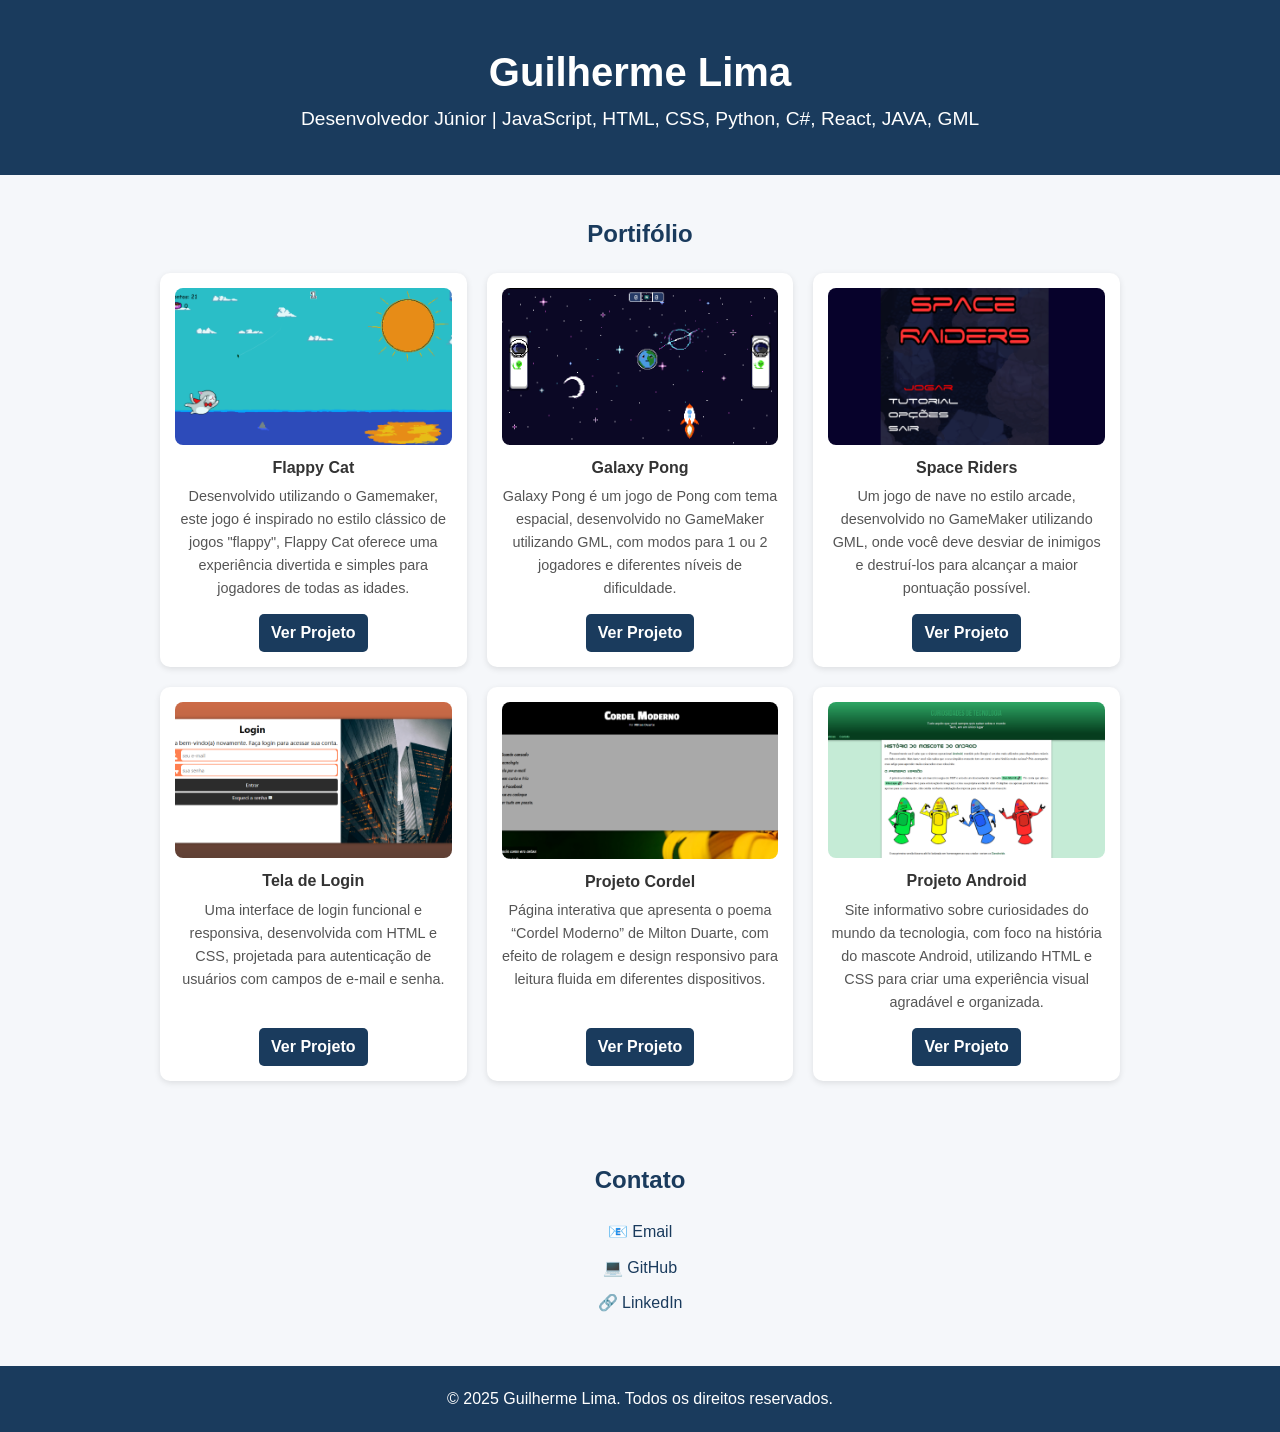
<file: index.html>
<!DOCTYPE html>
<html lang="pt-BR">
  <head>
    <meta charset="UTF-8" />
    <meta name="viewport" content="width=device-width, initial-scale=1" />
    <title>Portfólio - Guilherme Lima</title>
    <link rel="stylesheet" href="style.css" />
  </head>
  <body>
    <header>
      <h1>Guilherme Lima</h1>
      <p>
        Desenvolvedor Júnior | JavaScript, HTML, CSS, Python, C#, React, JAVA,
        GML
      </p>
    </header>

    <section id="portifolio">
      <h2>Portifólio</h2>
      <div class="projetos">
        <div class="projeto-card fade-slide">
          <img src="imagens/image.png" alt="Flappy Cat" />
          <h4>Flappy Cat</h4>
          <p>
            Desenvolvido utilizando o Gamemaker, este jogo é inspirado no estilo
            clássico de jogos "flappy", Flappy Cat oferece uma experiência
            divertida e simples para jogadores de todas as idades.
          </p>
          <a href="https://limaadev.itch.io/flappy-cat" target="_blank"
            >Ver Projeto</a
          >
        </div>

        <div class="projeto-card fade-slide">
          <img src="imagens/image2.png" alt="Galaxy Pong" />
          <h4>Galaxy Pong</h4>
          <p>
            Galaxy Pong é um jogo de Pong com tema espacial, desenvolvido no
            GameMaker utilizando GML, com modos para 1 ou 2 jogadores e
            diferentes níveis de dificuldade.
          </p>
          <a href="https://limaadev.itch.io/galaxy-pong" target="_blank"
            >Ver Projeto</a
          >
        </div>

        <div class="projeto-card fade-slide">
          <img src="imagens/image3.png" alt="Space Riders" class="img-space-riders" />
          <h4>Space Riders</h4>
          <p>
            Um jogo de nave no estilo arcade, desenvolvido no GameMaker
            utilizando GML, onde você deve desviar de inimigos e destruí-los
            para alcançar a maior pontuação possível.
          </p>
          <a href="https://limaadev.itch.io/spaceraiders" target="_blank"
            >Ver Projeto</a
          >
        </div>

        <div class="projeto-card fade-slide">
    <img src="imagens/tela-de-login.png" alt="Tela de Login" />
    <h4>Tela de Login</h4>
    <p>
      Uma interface de login funcional e responsiva, desenvolvida com HTML e CSS, projetada para autenticação de usuários com campos de e-mail e senha.
    </p>
    <a href="https://guilhermeelimaa.github.io/projeto-tela-de-login/" target="_blank">Ver Projeto</a>
  </div>

  <div class="projeto-card fade-slide">
    <img src="imagens/cordel.png" alt="Projeto Cordel" />
    <h4>Projeto  Cordel</h4>
    <p>
      Página interativa que apresenta o poema “Cordel Moderno” de Milton Duarte, com efeito de rolagem e design responsivo para leitura fluida em diferentes dispositivos.
    </p>
    <a href="https://guilhermeelimaa.github.io/projeto-cordel/" target="_blank">Ver Projeto</a>
  </div>

  <div class="projeto-card fade-slide">
    <img src="imagens/android.png" alt="Projeto Android" />
    <h4>Projeto Android</h4>
    <p>
      Site informativo sobre curiosidades do mundo da tecnologia, com foco na história do mascote Android, utilizando HTML e CSS para criar uma experiência visual agradável e organizada.
    </p>
    <a href="https://guilhermeelimaa.github.io/projeto-android/" target="_blank">Ver Projeto</a>
  </div>
</div>

      </div>
    </section>

    <section id="contato">
      <h2>Contato</h2>
      <ul>
        <li><a href="mailto:65guilhermelima@gmail.com">📧 Email</a></li>
        <li>
          <a href="https://github.com/guilhermeelimaa" target="_blank"
            >💻 GitHub</a
          >
        </li>
        <li>
          <a
            href="https://www.linkedin.com/in/guilhermee-limaa/"
            target="_blank"
            >🔗 LinkedIn</a
          >
        </li>
      </ul>
    </section>

    <footer>
      <p>© 2025 Guilherme Lima. Todos os direitos reservados.</p>
    </footer>

    <script src="script.js"></script>
  </body>
</html>
</file>
<file: style.css>
* {
  margin: 0;
  padding: 0;
  box-sizing: border-box;
}

/* IMPORTANTE: deixa o body com flex vertical para empurrar footer pro fim */
html,
body {
  height: 100%;
  display: flex;
  flex-direction: column;
}

body {
  font-family: Arial, sans-serif;
  background: #f5f7fa;
  color: #333;
  line-height: 1.6;
  flex-grow: 1;
}

header {
  background: #1a3b5d;
  color: white;
  text-align: center;
  padding: 40px 20px;
}

header h1 {
  font-size: 2.5rem;
}

header p {
  font-size: 1.2rem;
}

section {
  padding: 40px 20px;
  max-width: 1000px;
  margin: auto;
  flex-grow: 1;
}

h2 {
  text-align: center;
  margin-bottom: 20px;
  color: #1a3b5d;
}

.projetos {
  display: grid;
  grid-template-columns: repeat(auto-fit, minmax(250px, 1fr));
  gap: 20px;
}

.projeto-card {
  background: white;
  padding: 15px;
  border-radius: 10px;
  text-align: center;
  box-shadow: 0 2px 6px rgba(0, 0, 0, 0.1);
  transition: transform 0.3s ease, box-shadow 0.3s ease;
  display: flex;
  flex-direction: column;
  height: 100%;
}

.projeto-card img {
  max-width: 100%;
  border-radius: 8px;
  margin-bottom: 10px;
}

.projeto-card h4 {
  margin-bottom: 5px;
}

.projeto-card p {
  font-size: 0.9rem;
  color: #555;
  margin-bottom: auto;
}

.projeto-card a {
  align-self: center;
  padding: 6px 12px;
  background: #1a3b5d;
  color: white;
  text-decoration: none;
  border-radius: 5px;
  font-weight: bold;
  transition: background 0.3s;
  margin-top: 14px;
}

.projeto-card a:hover {
  background: #0e243d;
}

.projeto-card:hover {
  transform: scale(1.05);
  box-shadow: 0 8px 20px rgba(0, 0, 0, 0.15);
}

.fade-slide {
  opacity: 0;
  transform: translateY(30px);
  transition: opacity 0.6s ease-out, transform 0.6s ease-out;
}

.fade-slide.visible {
  opacity: 1;
  transform: translateY(0);
}

#contato ul {
  list-style: none;
  text-align: center;
}

#contato li {
  margin: 10px 0;
}

#contato a {
  color: #1a3b5d;
  text-decoration: none;
}

#contato a:hover {
  text-decoration: underline;
}

/* RODAPÉ */
footer {
  text-align: center;
  padding: 20px;
  background: #1a3b5d;
  color: white;
  margin-top: auto;
}
</file>
